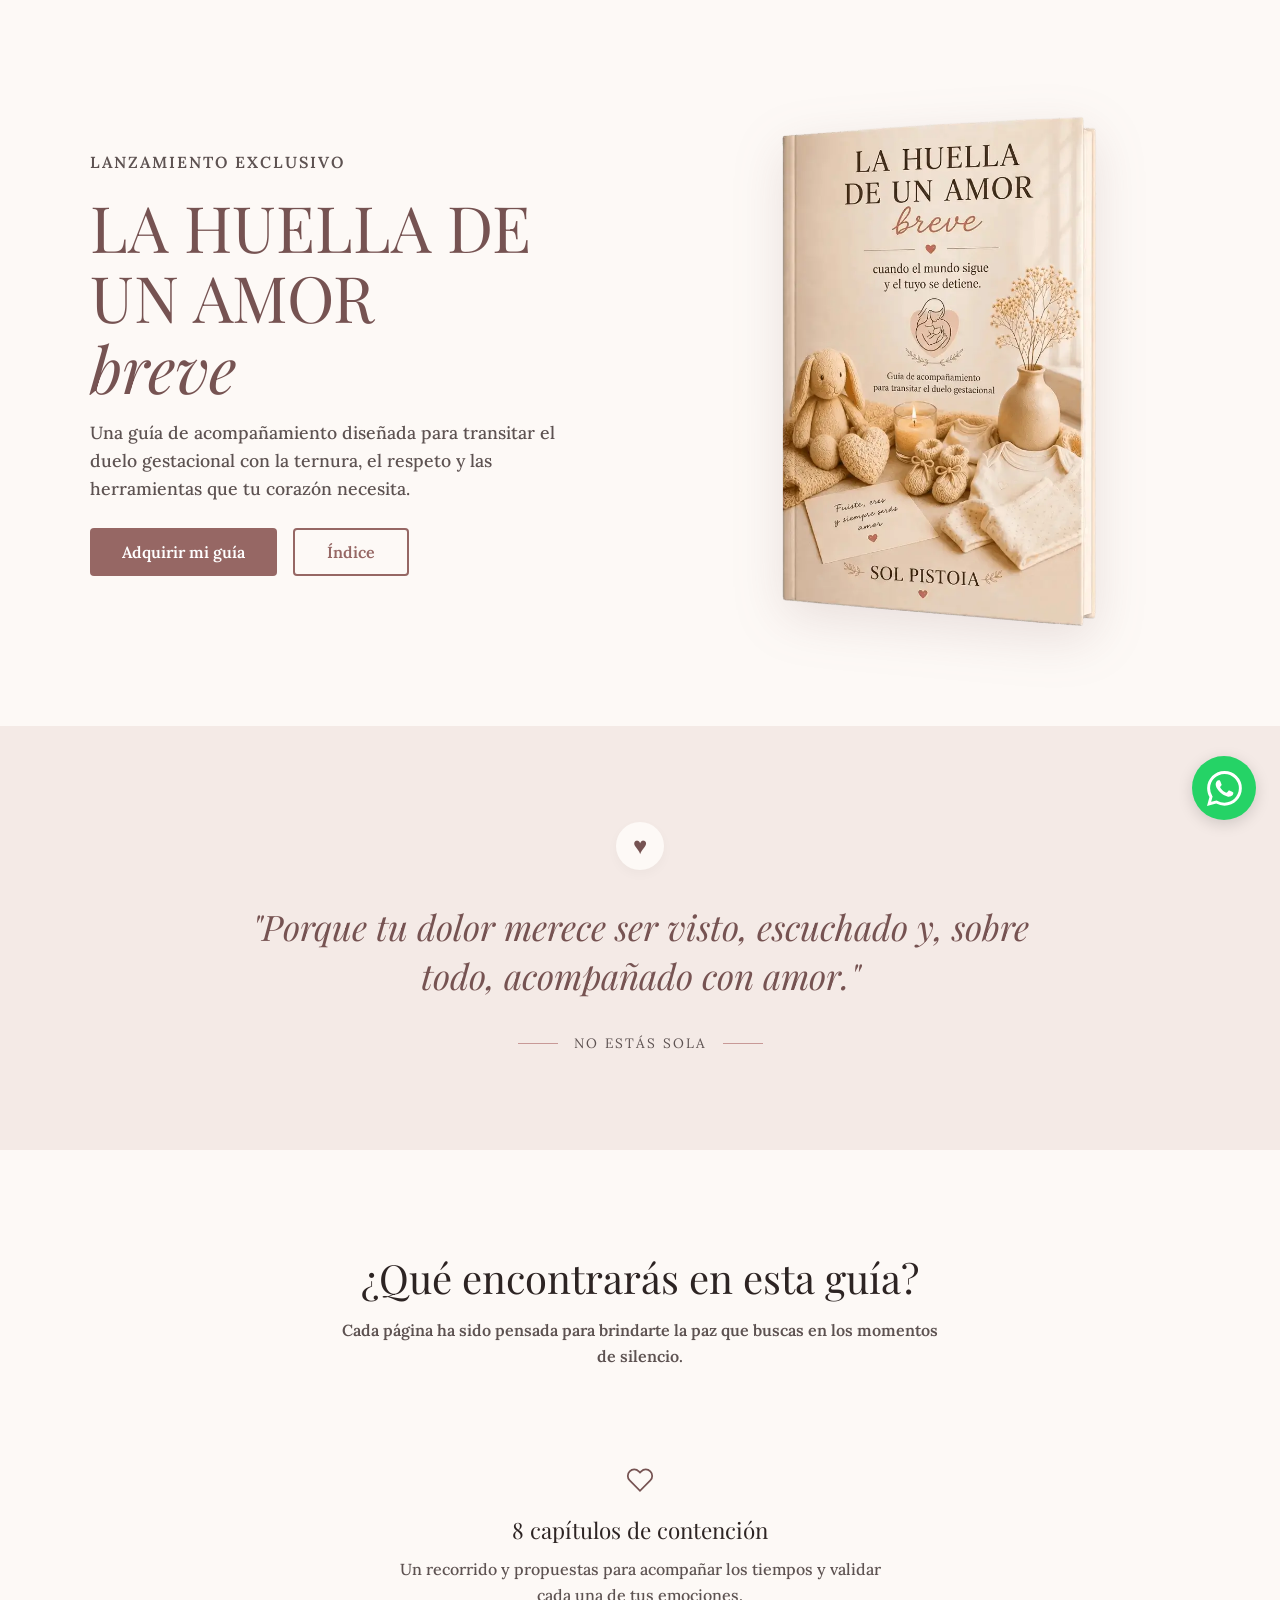
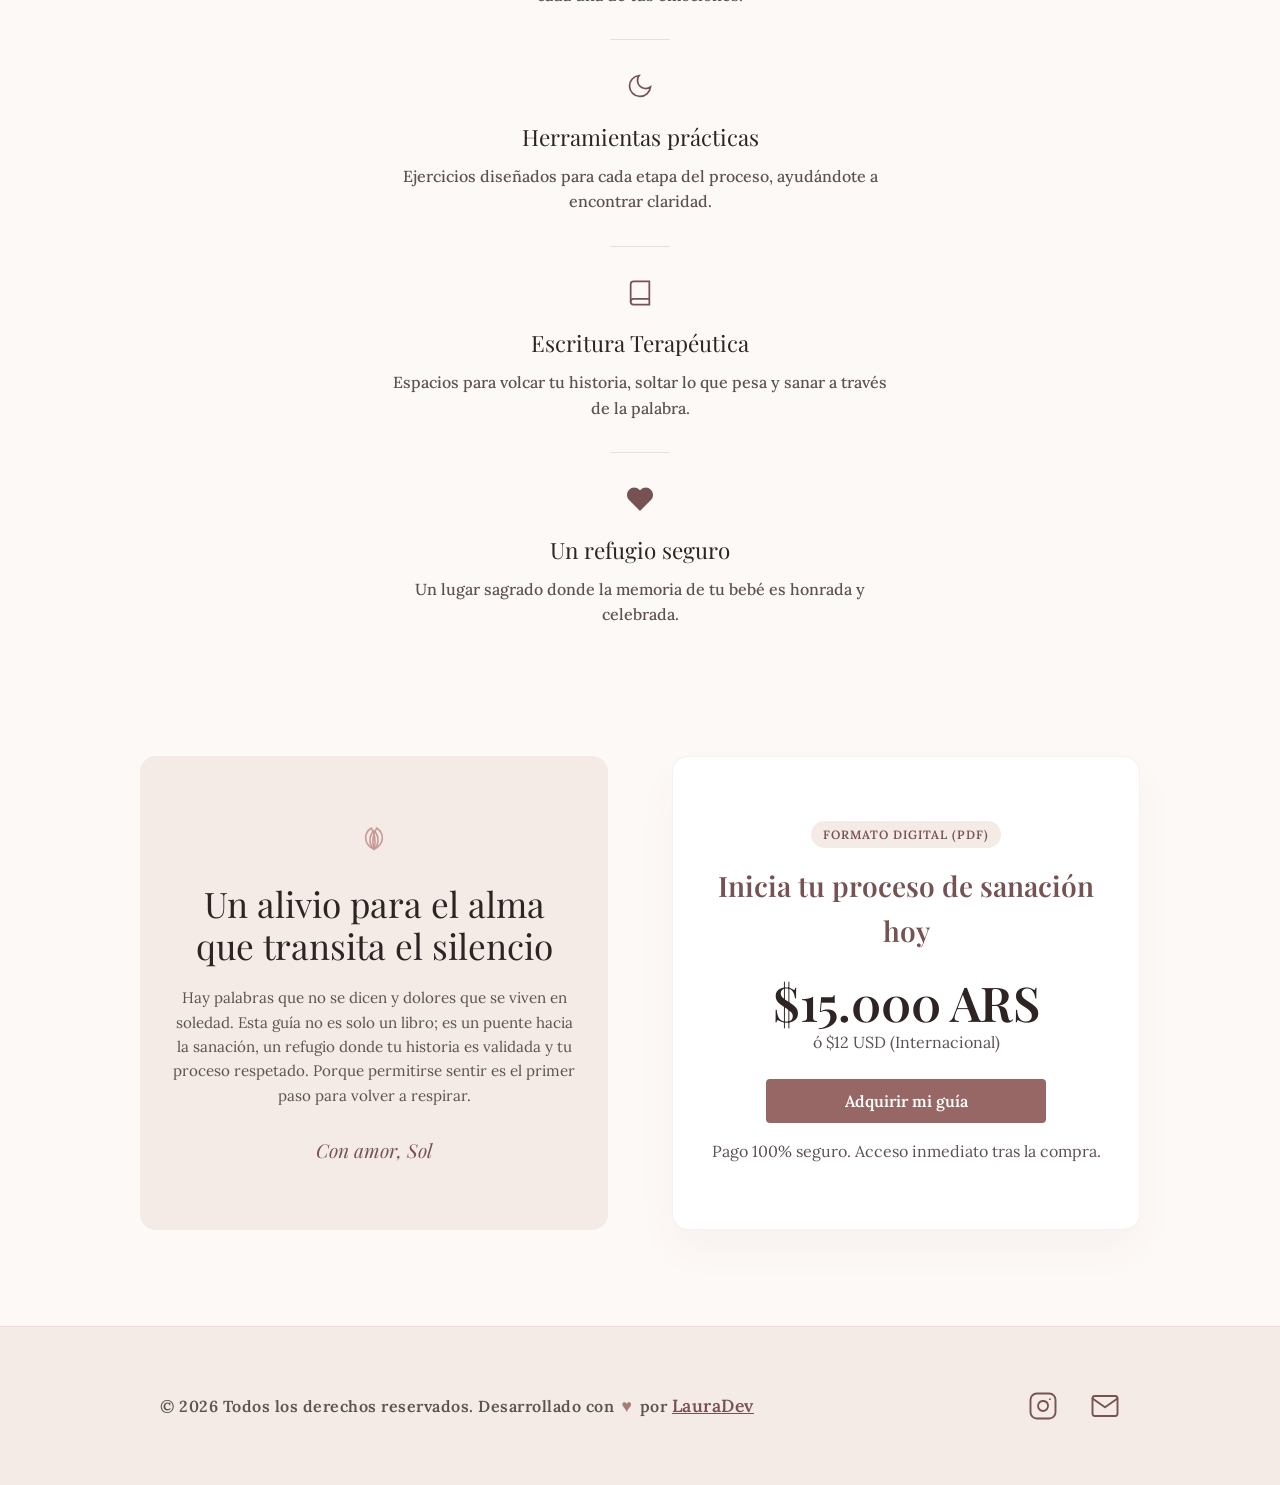
<file: index.html>
<!DOCTYPE html>
<html lang="es">
<head>
    <meta charset="UTF-8">
    <meta name="viewport" content="width=device-width, initial-scale=1.0">
    <meta name="description" content="Guía de acompañamiento para transitar el duelo gestacional con respeto y ternura.">
    <title>La Huella de un Amor Breve | Guía de acompañamiento</title>
    <link rel="preconnect" href="https://fonts.googleapis.com">
    <link rel="preconnect" href="https://fonts.gstatic.com" crossorigin>
    <link href="https://fonts.googleapis.com/css2?family=Lora:ital,wght@0,400;0,600;1,400&family=Playfair+Display:ital,wght@0,400;0,600;1,400&display=swap" rel="stylesheet">
   <link rel="stylesheet" href="styles.min.css">
   <meta name="google-site-verification" content="3fkp7kejJChDR2RkkPPECkOchUDELlTZg_Jr_ejCvEI" />
   <link rel="canonical" href="https://la-huella-de-un-amor-breve.netlify.app/">
    <meta name="author" content="Sol Pistoia">
    <meta property="og:title" content="La Huella de un Amor Breve | Guía de acompañamiento">
    <meta property="og:description" content="Guía de acompañamiento diseñada para transitar el duelo gestacional con respeto y ternura.">
    <meta property="og:image" content="https://la-huella-de-un-amor-breve.netlify.app/img/libro-og.webp">
    <meta property="og:url" content="https://la-huella-de-un-amor-breve.netlify.app/">
    <meta property="og:type" content="website">
    <meta property="og:site_name" content="La Huella de un Amor Breve">
    <meta name="twitter:card" content="summary_large_image">
    <meta name="twitter:title" content="La Huella de un Amor Breve | Guía de acompañamiento">
    <meta name="twitter:description" content="Guía de acompañamiento diseñada para transitar el duelo gestacional con respeto y ternura.">
    <meta name="twitter:image" content="https://la-huella-de-un-amor-breve.netlify.app/img/libro-og.webp">

   
</head>
<body>
    <main>
        <section class="hero container">
            <div class="hero__content">
                <span class="hero__eyebrow">Lanzamiento Exclusivo</span>
                <h1 class="hero__title">LA HUELLA DE UN AMOR <br><em>breve</em></h1>
                <p class="hero__subtitle">Una guía de acompañamiento diseñada para transitar el duelo gestacional con la ternura, el respeto y las herramientas que tu corazón necesita.</p>
               <div class="hero__cta-group">
                <button id="btn-abrir-comprar" class="btn btn--primary">Adquirir mi guía</button>
                <button id="btn-abrir-indice" class="btn btn--secondary">Índice</button>
</div>
            </div>
        <div class="hero__image">
        <img 
            src="./img/libro.webp" 
            srcset="./img/libro200.webp 200w, 
                    ./img/libro480.webp 480w, 
                    ./img/libro809.webp 809w, 
                    ./img/libro.webp 1024w" 
            sizes="(max-width: 600px) 200px, 
                    (max-width: 1024px) 400px, 
                    1024px" 
            alt="La huella de un amor breve" 
            class="hero__book-img"
            width="1024" 
            height="1024" 
            fetchpriority="high">
        </div>
        </section>

        <section class="section-quote">
            <div class="section-quote__icon">♥</div>
            <h2 class="section-quote__text">"Porque tu dolor merece ser visto, escuchado y, sobre todo, acompañado con amor."</h2>
            <div class="section-quote__divider">No estás sola</div>
        </section>

        <section class="features container">
            <div class="features__header">
                <h2 class="features__title">¿Qué encontrarás en esta guía?</h2>
                <p class="features__subtitle">Cada página ha sido pensada para brindarte la paz que buscas en los momentos de silencio.</p>
            </div>
            
            <ul class="feature-list">
                <li class="feature-list__item">
                    <div class="feature-list__icon">
                        <svg viewBox="0 0 24 24" fill="none" stroke="currentColor" stroke-width="1.5"><path d="M20.84 4.61a5.5 5.5 0 0 0-7.78 0L12 5.67l-1.06-1.06a5.5 5.5 0 0 0-7.78 7.78l1.06 1.06L12 21.23l7.78-7.78 1.06-1.06a5.5 5.5 0 0 0 0-7.78z"></path></svg>
                    </div>
                    <h3 class="feature-list__title">8 capítulos de contención</h3>
                    <p class="feature-list__text">Un recorrido y propuestas para acompañar los tiempos y validar cada una de tus emociones.</p>
                </li>
                
                <li class="feature-list__item">
                    <div class="feature-list__icon">
                        <svg viewBox="0 0 24 24" fill="none" stroke="currentColor" stroke-width="1.5"><path d="M21 12.79A9 9 0 1 1 11.21 3 7 7 0 0 0 21 12.79z"></path></svg>
                    </div>
                    <h3 class="feature-list__title">Herramientas prácticas</h3>
                    <p class="feature-list__text">Ejercicios diseñados para cada etapa del proceso, ayudándote a encontrar claridad.</p>
                </li>

                <li class="feature-list__item">
                    <div class="feature-list__icon">
                        <svg viewBox="0 0 24 24" fill="none" stroke="currentColor" stroke-width="1.5"><path d="M4 19.5A2.5 2.5 0 0 1 6.5 17H20"></path><path d="M6.5 2H20v20H6.5A2.5 2.5 0 0 1 4 19.5v-15A2.5 2.5 0 0 1 6.5 2z"></path></svg>
                    </div>
                    <h3 class="feature-list__title">Escritura Terapéutica</h3>
                    <p class="feature-list__text">Espacios para volcar tu historia, soltar lo que pesa y sanar a través de la palabra.</p>
                </li>

                <li class="feature-list__item">
                    <div class="feature-list__icon">
                        <svg viewBox="0 0 24 24" fill="currentColor" stroke="currentColor" stroke-width="1.5"><path d="M20.84 4.61a5.5 5.5 0 0 0-7.78 0L12 5.67l-1.06-1.06a5.5 5.5 0 0 0-7.78 7.78l1.06 1.06L12 21.23l7.78-7.78 1.06-1.06a5.5 5.5 0 0 0 0-7.78z"></path></svg>
                    </div>
                    <h3 class="feature-list__title">Un refugio seguro</h3>
                    <p class="feature-list__text">Un lugar sagrado donde la memoria de tu bebé es honrada y celebrada.</p>
                </li>
            </ul>
        </section>

        <div class="grid-2-col" id="proposito">
            <section class="purpose">
                <div class="purpose__icon">
            <svg viewBox="0 0 24 24" fill="none" stroke="currentColor" stroke-width="1.2" stroke-linecap="round" stroke-linejoin="round">
                <path d="M12 22c-4-4-4-10 0-14 4 4 4 10 0 14z"></path>
                <path d="M12 22c-8-4-8-12-2-16 2 4 4 8 2 16z"></path>
                <path d="M12 22c8-4 8-12 2-16-2 4-4 8-2 16z"></path>
            </svg>
        </div>
                <h2 class="purpose__title">Un alivio para el alma que transita el silencio</h2>
                <p class="purpose__text">Hay palabras que no se dicen y dolores que se viven en soledad. Esta guía no es solo un libro; es un puente hacia la sanación, un refugio donde tu historia es validada y tu proceso respetado. Porque permitirse sentir es el primer paso para volver a respirar.</p>
                <p class="purpose__signature">Con amor, Sol</p>
            </section>
            
            <section class="card-cta" id="comprar">
                <span class="card-cta__badge">Formato Digital (PDF)</span>
                <h2 class="card-cta__title">Inicia tu proceso de sanación hoy</h2>
                <div class="card-cta__pricing">
                    <span class="card-cta__price-ars">$15.000 ARS</span>
                    <span class="card-cta__price-usd">ó $12 USD (Internacional)</span>
                </div>
                <button id="btn-abrir-comprar-card" class="btn btn--primary card-cta__button">Adquirir mi guía </button>
                <p class="card-cta__footer-note">Pago 100% seguro. Acceso inmediato tras la compra.</p>
            </section>
        </div>
    </main>

  <footer class="footer">
    <div class="container footer__inner">
        
        <p class="footer__credits">
            &copy; 2026 Todos los derechos reservados.   Desarrollado con <span class="footer__heart">♥</span> por <a href="https://www.instagram.com/lauradev.web/" target="_blank" rel="noopener">LauraDev</a>
        </p>
        
        <div class="footer__social-icons">
            <a href="https://www.instagram.com/entre.tantas.emociones/" target="_blank" rel="noopener" class="footer__icon-link" aria-label="Instagram">
                <svg viewBox="0 0 24 24" fill="none" stroke="currentColor" stroke-width="1.8" stroke-linecap="round" stroke-linejoin="round">
                    <rect x="2" y="2" width="20" height="20" rx="5" ry="5"></rect>
                    <path d="M16 11.37A4 4 0 1 1 12.63 8 4 4 0 0 1 16 11.37z"></path>
                    <line x1="17.5" y1="6.5" x2="17.51" y2="6.5"></line>
                </svg>
            </a>
            <a href="mailto:a.sol.pistoia1@gmail.com" class="footer__icon-link" aria-label="Correo Electrónico">
                <svg viewBox="0 0 24 24" fill="none" stroke="currentColor" stroke-width="1.8" stroke-linecap="round" stroke-linejoin="round">
                    <path d="M4 4h16c1.1 0 2 .9 2 2v12c0 1.1-.9 2-2 2H4c-1.1 0-2-.9-2-2V6c0-1.1.9-2 2-2z"></path>
                    <polyline points="22,6 12,13 2,6"></polyline>
                </svg>
            </a>
        </div>
        
    </div>
</footer>

   <a href="https://wa.me/5491173650499?text=Hola%20te%20escribo%20por%20el%20libro%20de%20duelo%20gestacional" class="whatsapp-btn" target="_blank" rel="noopener" aria-label="Chat en WhatsApp">
    <svg viewBox="0 0 16 16" width="35" height="35" fill="currentColor">
        <path d="M13.601 2.326A7.85 7.85 0 0 0 7.994 0C3.627 0 .068 3.558.064 7.926c0 1.399.366 2.76 1.057 3.965L0 16l4.204-1.102a7.9 7.9 0 0 0 3.79.965h.004c4.368 0 7.926-3.558 7.93-7.93A7.9 7.9 0 0 0 13.6 2.326zM7.994 14.521a6.6 6.6 0 0 1-3.356-.92l-.24-.144-2.494.654.666-2.433-.156-.251a6.56 6.56 0 0 1-1.007-3.505c0-3.626 2.957-6.584 6.591-6.584a6.56 6.56 0 0 1 4.66 1.931 6.56 6.56 0 0 1 1.928 4.66c-.004 3.639-2.961 6.592-6.592 6.592m3.615-4.934c-.197-.099-1.17-.578-1.353-.646-.182-.065-.315-.099-.445.099-.133.197-.513.646-.627.775-.114.133-.232.148-.43.05-.197-.1-.836-.308-1.592-.985-.59-.525-.985-1.175-1.103-1.372-.114-.198-.011-.304.088-.403.087-.088.197-.232.296-.346.1-.114.133-.198.198-.33.065-.134.034-.248-.015-.347-.05-.099-.445-1.076-.612-1.47-.16-.389-.323-.335-.445-.34-.114-.007-.247-.007-.38-.007a.73.73 0 0 0-.529.247c-.182.198-.691.677-.691 1.654s.71 1.916.81 2.049c.098.133 1.394 2.132 3.383 2.992.47.205.84.326 1.129.418.475.152.904.129 1.246.08.38-.058 1.171-.48 1.338-.943.164-.464.164-.86.114-.943-.049-.084-.182-.133-.38-.232"/>
    </svg>
</a>
<dialog class="modal" id="modal-comprar">
        <div class="modal__header">
            <h3 class="modal__title">Adquirir la Guía</h3>
            <button class="modal__close" id="btn-cerrar-comprar" aria-label="Cerrar modal">
                <svg viewBox="0 0 24 24" fill="none" stroke="currentColor" stroke-width="2.5" stroke-linecap="round" stroke-linejoin="round" style="width: 24px; height: 24px;">
                    <line x1="18" y1="6" x2="6" y2="18"></line>
                    <line x1="6" y1="6" x2="18" y2="18"></line>
                </svg>
            </button>
        </div>
       <div class="modal__body">
    <p style="text-align: center;">Escribime por WhatsApp para que te envíe el link de pago y una vez abonado te mando el libro.</p>
    <div class="modal__action">
        <a href="https://wa.me/5491173650499?text=Hola%20te%20escribo%20por%20el%20libro%20de%20duelo%20gestacional" class="btn--whatsapp-modal" target="_blank" rel="noopener">
            <svg viewBox="0 0 16 16" width="22" height="22" fill="currentColor">
                <path d="M13.601 2.326A7.85 7.85 0 0 0 7.994 0C3.627 0 .068 3.558.064 7.926c0 1.399.366 2.76 1.057 3.965L0 16l4.204-1.102a7.9 7.9 0 0 0 3.79.965h.004c4.368 0 7.926-3.558 7.93-7.93A7.9 7.9 0 0 0 13.6 2.326zM7.994 14.521a6.6 6.6 0 0 1-3.356-.92l-.24-.144-2.494.654.666-2.433-.156-.251a6.56 6.56 0 0 1-1.007-3.505c0-3.626 2.957-6.584 6.591-6.584a6.56 6.56 0 0 1 4.66 1.931 6.56 6.56 0 0 1 1.928 4.66c-.004 3.639-2.961 6.592-6.592 6.592m3.615-4.934c-.197-.099-1.17-.578-1.353-.646-.182-.065-.315-.099-.445.099-.133.197-.513.646-.627.775-.114.133-.232.148-.43.05-.197-.1-.836-.308-1.592-.985-.59-.525-.985-1.175-1.103-1.372-.114-.198-.011-.304.088-.403.087-.088.197-.232.296-.346.1-.114.133-.198.198-.33.065-.134.034-.248-.015-.347-.05-.099-.445-1.076-.612-1.47-.16-.389-.323-.335-.445-.34-.114-.007-.247-.007-.38-.007a.73.73 0 0 0-.529.247c-.182.198-.691.677-.691 1.654s.71 1.916.81 2.049c.098.133 1.394 2.132 3.383 2.992.47.205.84.326 1.129.418.475.152.904.129 1.246.08.38-.058 1.171-.48 1.338-.943.164-.464.164-.86.114-.943-.049-.084-.182-.133-.38-.232"/>
            </svg>
            Ir a WhatsApp
        </a>
    </div>
</div>
    </dialog>

    <dialog class="modal" id="modal-indice">
        <div class="modal__header">
            <h3 class="modal__title">Índice del Libro</h3>
            <button class="modal__close" id="btn-cerrar-indice" aria-label="Cerrar modal">
                <svg viewBox="0 0 24 24" fill="none" stroke="currentColor" stroke-width="2.5" stroke-linecap="round" stroke-linejoin="round" style="width: 24px; height: 24px;">
                    <line x1="18" y1="6" x2="6" y2="18"></line>
                    <line x1="6" y1="6" x2="18" y2="18"></line>
                </svg>
            </button>
        </div>
        <div class="modal__body" style="max-height: 60vh; overflow-y: auto; padding-right: 15px;">
            <ul class="index-list">
                <li class="index-list__chapter">Introducción</li>
                
                <li class="index-list__chapter">CAPÍTULO 1. ¿Qué es el duelo gestacional?</li>
                <ul class="index-list__sub">
                    <li>Los distintos tipos de pérdida gestacional</li>
                    <li>¿Por qué duele tanto si el embarazo era reciente?</li>
                    <li>El vínculo con el bebé imaginado</li>
                </ul>

                <li class="index-list__chapter">CAPÍTULO 2. El dolor invisible</li>
                <ul class="index-list__sub">
                    <li>Cuando el mundo sigue su rumbo sin ver el dolor...</li>
                    <li>Frases que suelen lastimar</li>
                    <li>La falta de reconocimiento social</li>
                    <li>El duelo desautorizado</li>
                </ul>

                <li class="index-list__chapter">CAPÍTULO 3. Lo que puede sentirse</li>
                
                <li class="index-list__chapter">CAPÍTULO 4. El cuerpo también atraviesa el duelo</li>

                <li class="index-list__chapter">CAPÍTULO 5. La pareja y la familia</li>
                <ul class="index-list__sub">
                    <li>Cada persona procesa distinto</li>
                    <li>Diferencias en los tiempos del duelo</li>
                    <li>Qué hacer cuando no se sienten comprendidos</li>
                    <li>Cómo acompañar sin invadir</li>
                </ul>

                <li class="index-list__chapter">CAPÍTULO 6. ¿Qué puede ayudar?</li>
                <ul class="index-list__sub">
                    <li>Ejercicios prácticos</li>
                </ul>

                <li class="index-list__chapter">CAPÍTULO 7. Lo que me hubiera gustado escuchar</li>

                <li class="index-list__chapter">CAPÍTULO 8. Volver a vivir no significa olvidar</li>
                <ul class="index-list__sub">
                    <li>Integrar la experiencia</li>
                    <li>Reconstruir proyectos</li>
                    <li>Recuperar la confianza en el cuerpo</li>
                    <li>Habitar nuevamente la esperanza</li>
                    <li>Un amor que permanece</li>
                </ul>

                <li class="index-list__chapter">Carta final</li>
            </ul>
        </div>
    </dialog>
    <script>
        // Lógica del Modal Comprar
        const btnAbrirComprar = document.getElementById('btn-abrir-comprar');
        const btnCard = document.getElementById('btn-abrir-comprar-card');
        const btnCerrarComprar = document.getElementById('btn-cerrar-comprar');
        const modalComprar = document.getElementById('modal-comprar');

        btnAbrirComprar.addEventListener('click', () => modalComprar.showModal());
        btnCard.addEventListener('click', () => modalComprar.showModal());
        btnCerrarComprar.addEventListener('click', () => modalComprar.close());
        modalComprar.addEventListener('click', (e) => { if (e.target === modalComprar) modalComprar.close(); });

        // Lógica del Modal Índice
        const btnAbrirIndice = document.getElementById('btn-abrir-indice');
        const btnCerrarIndice = document.getElementById('btn-cerrar-indice');
        const modalIndice = document.getElementById('modal-indice');

        btnAbrirIndice.addEventListener('click', () => modalIndice.showModal());
        btnCerrarIndice.addEventListener('click', () => modalIndice.close());
        modalIndice.addEventListener('click', (e) => { if (e.target === modalIndice) modalIndice.close(); });
    </script>
</body>
</html>
</file>
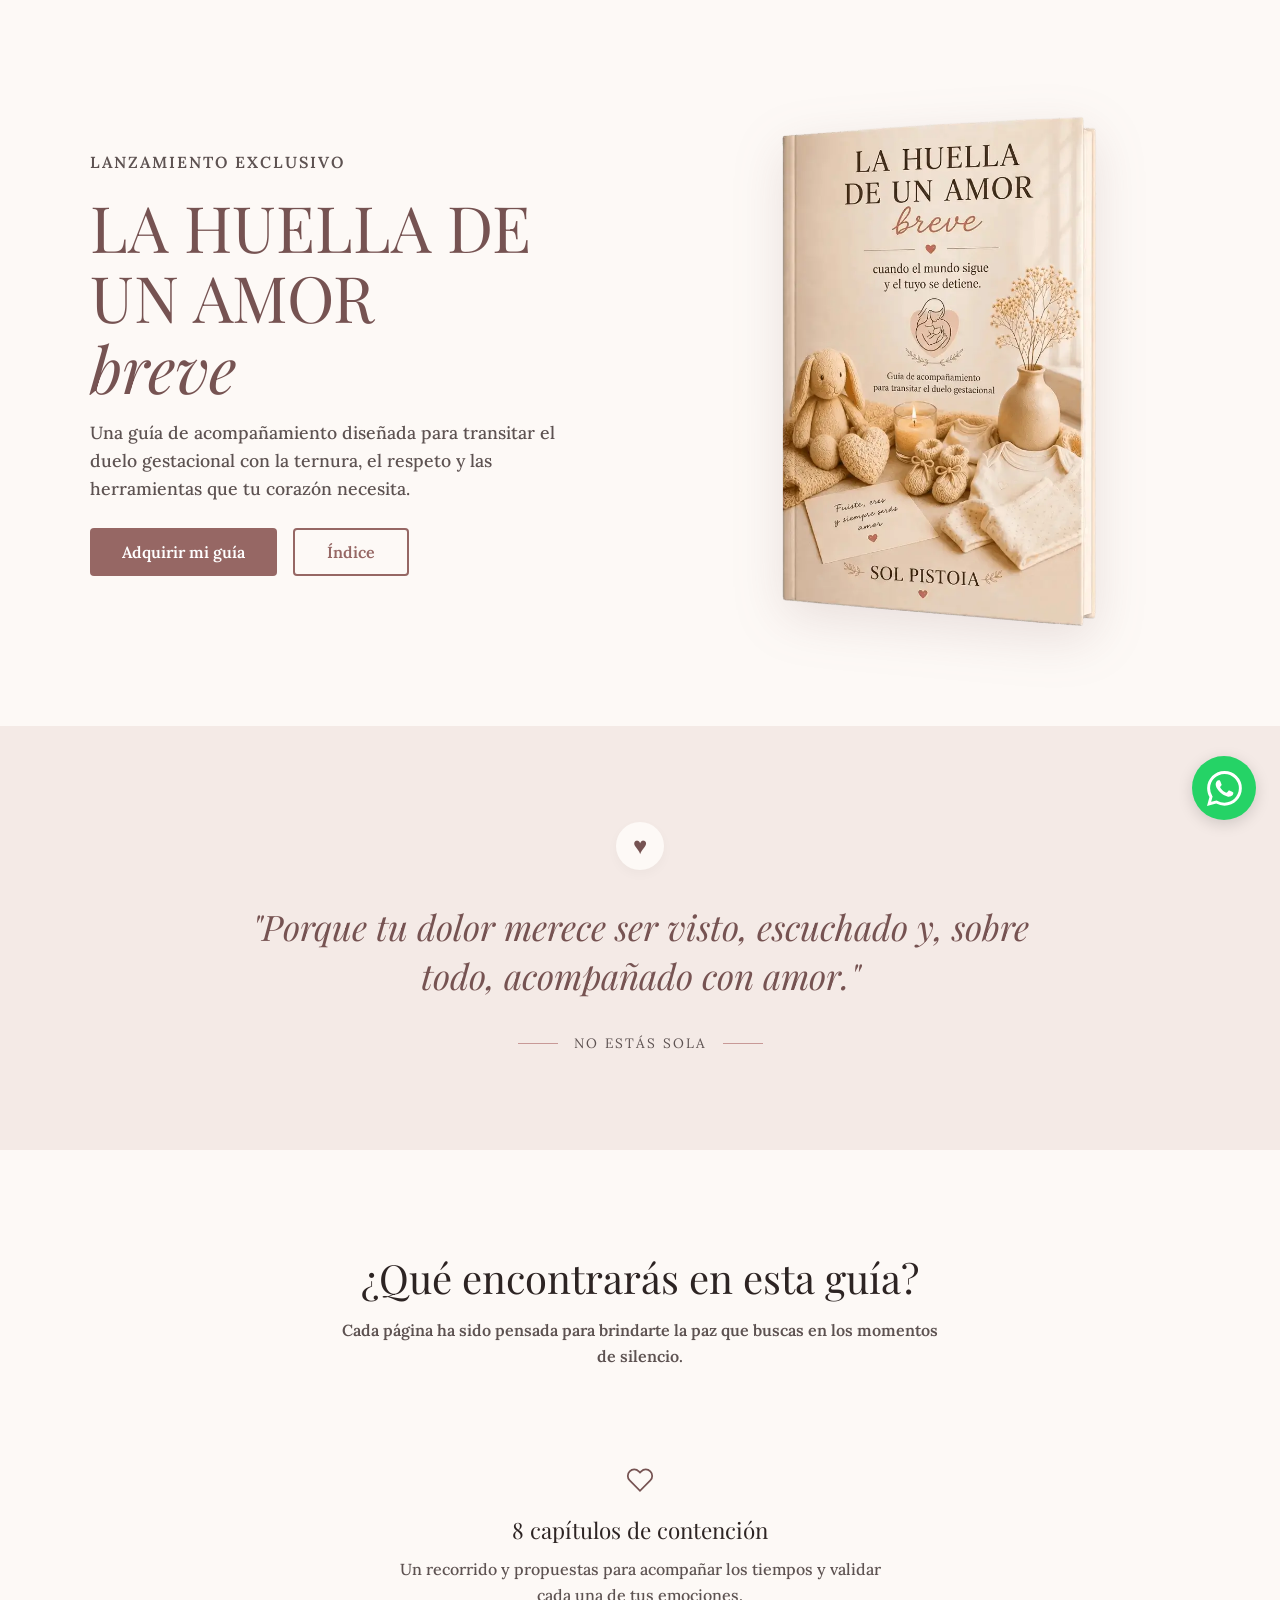
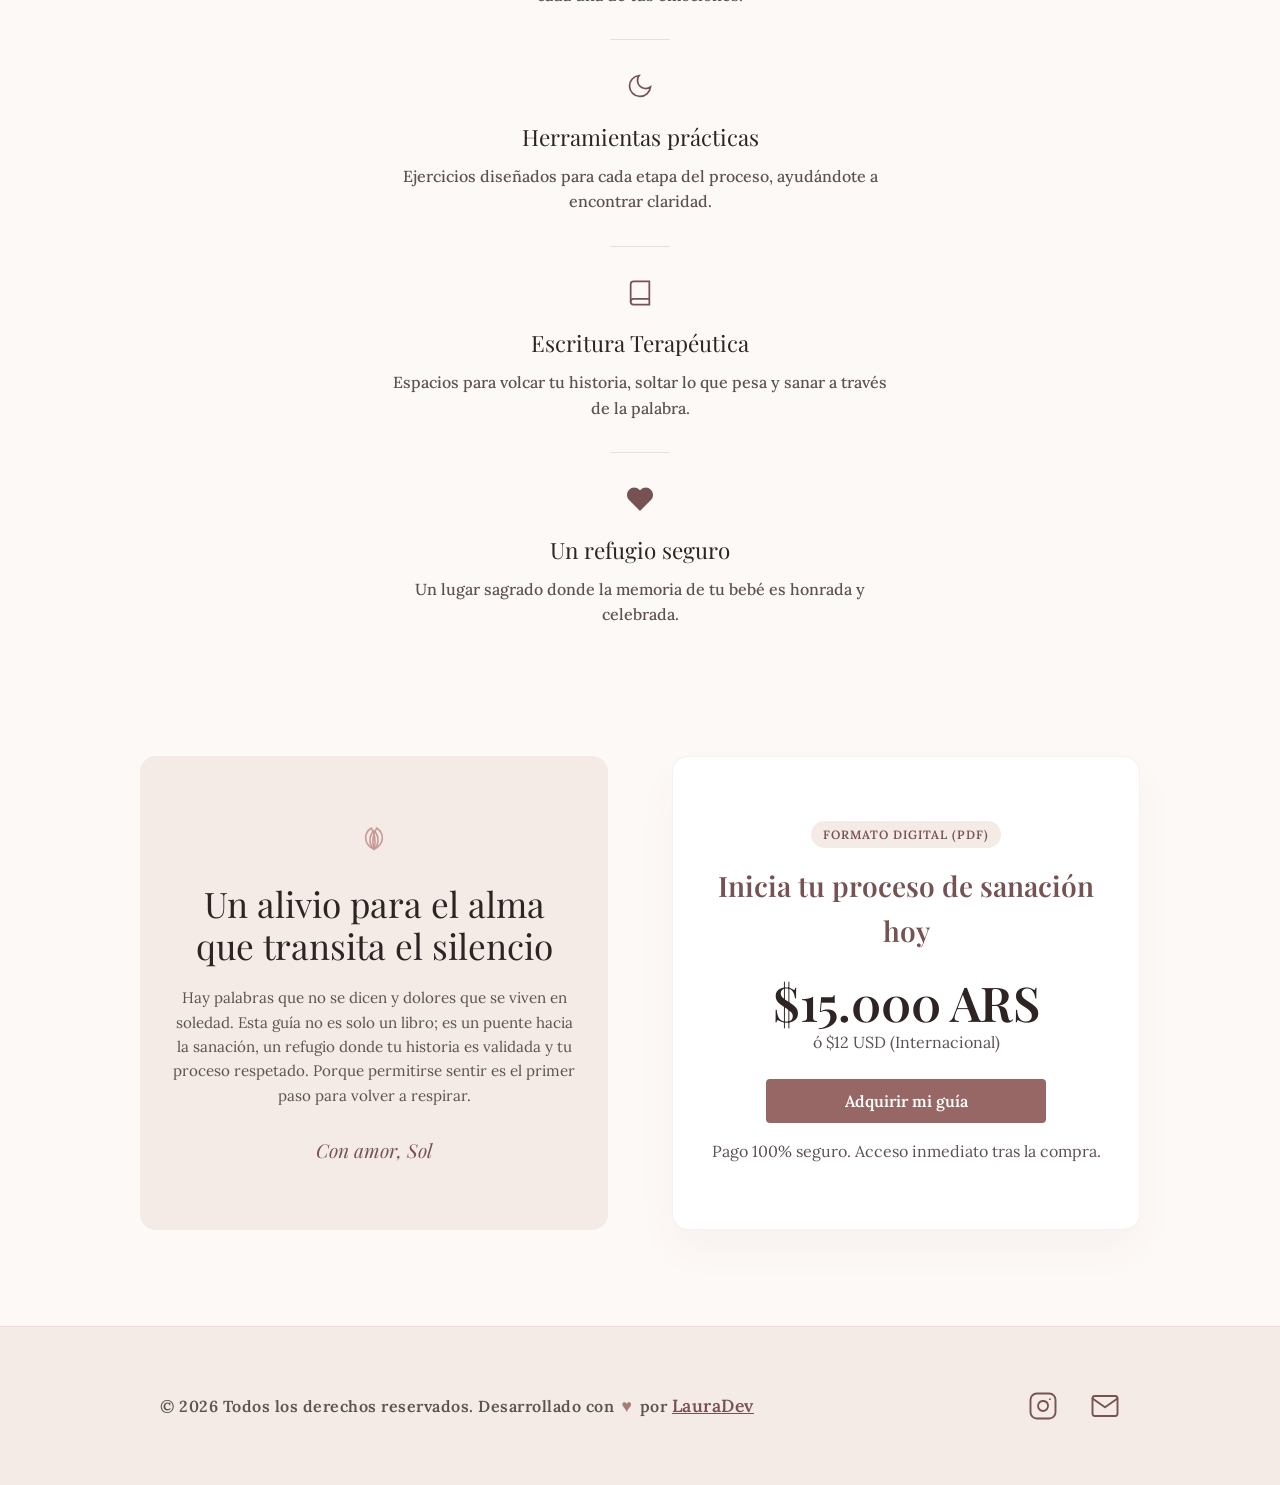
<file: index.min.html>
<!DOCTYPE html><html lang="es"><head><meta charset="UTF-8"><meta name="viewport" content="width=device-width,initial-scale=1"><meta name="description" content="Guía de acompañamiento para transitar el duelo gestacional con respeto y ternura."><title>La Huella de un Amor Breve | Guía de acompañamiento</title><link rel="preconnect" href="https://fonts.googleapis.com"><link rel="preconnect" href="https://fonts.gstatic.com" crossorigin><link href="https://fonts.googleapis.com/css2?family=Lora:ital,wght@0,400;0,600;1,400&family=Playfair+Display:ital,wght@0,400;0,600;1,400&display=swap" rel="stylesheet"><link rel="stylesheet" href="styles.min.css"></head><body><main><section class="hero container"><div class="hero__content"><span class="hero__eyebrow">Lanzamiento Exclusivo</span><h1 class="hero__title">LA HUELLA DE UN AMOR<br><em>breve</em></h1><p class="hero__subtitle">Una guía de acompañamiento diseñada para transitar el duelo gestacional con la ternura, el respeto y las herramientas que tu corazón necesita.</p><div class="hero__cta-group"><button id="btn-abrir-comprar" class="btn btn--primary">Adquirir mi guía</button> <button id="btn-abrir-indice" class="btn btn--secondary">Índice</button></div></div><div class="hero__image"><img src="./img/libro.webp" srcset="./img/libro200.webp 200w, ./img/libro480.webp 480w, ./img/libro809.webp 809w, ./img/libro.webp 1024w" sizes="(max-width: 600px) 200px,(max-width: 1024px) 400px,1024px" alt="La huella de un amor breve" class="hero__book-img" width="1024" height="1024" fetchpriority="high"></div></section><section class="section-quote"><div class="section-quote__icon">♥</div><h2 class="section-quote__text">"Porque tu dolor merece ser visto, escuchado y, sobre todo, acompañado con amor."</h2><div class="section-quote__divider">No estás sola</div></section><section class="features container"><div class="features__header"><h2 class="features__title">¿Qué encontrarás en esta guía?</h2><p class="features__subtitle">Cada página ha sido pensada para brindarte la paz que buscas en los momentos de silencio.</p></div><ul class="feature-list"><li class="feature-list__item"><div class="feature-list__icon"><svg viewBox="0 0 24 24" fill="none" stroke="currentColor" stroke-width="1.5"><path d="M20.84 4.61a5.5 5.5 0 0 0-7.78 0L12 5.67l-1.06-1.06a5.5 5.5 0 0 0-7.78 7.78l1.06 1.06L12 21.23l7.78-7.78 1.06-1.06a5.5 5.5 0 0 0 0-7.78z"></path></svg></div><h3 class="feature-list__title">8 capítulos de contención</h3><p class="feature-list__text">Un recorrido y propuestas para acompañar los tiempos y validar cada una de tus emociones.</p></li><li class="feature-list__item"><div class="feature-list__icon"><svg viewBox="0 0 24 24" fill="none" stroke="currentColor" stroke-width="1.5"><path d="M21 12.79A9 9 0 1 1 11.21 3 7 7 0 0 0 21 12.79z"></path></svg></div><h3 class="feature-list__title">Herramientas prácticas</h3><p class="feature-list__text">Ejercicios diseñados para cada etapa del proceso, ayudándote a encontrar claridad.</p></li><li class="feature-list__item"><div class="feature-list__icon"><svg viewBox="0 0 24 24" fill="none" stroke="currentColor" stroke-width="1.5"><path d="M4 19.5A2.5 2.5 0 0 1 6.5 17H20"></path><path d="M6.5 2H20v20H6.5A2.5 2.5 0 0 1 4 19.5v-15A2.5 2.5 0 0 1 6.5 2z"></path></svg></div><h3 class="feature-list__title">Escritura Terapéutica</h3><p class="feature-list__text">Espacios para volcar tu historia, soltar lo que pesa y sanar a través de la palabra.</p></li><li class="feature-list__item"><div class="feature-list__icon"><svg viewBox="0 0 24 24" fill="currentColor" stroke="currentColor" stroke-width="1.5"><path d="M20.84 4.61a5.5 5.5 0 0 0-7.78 0L12 5.67l-1.06-1.06a5.5 5.5 0 0 0-7.78 7.78l1.06 1.06L12 21.23l7.78-7.78 1.06-1.06a5.5 5.5 0 0 0 0-7.78z"></path></svg></div><h3 class="feature-list__title">Un refugio seguro</h3><p class="feature-list__text">Un lugar sagrado donde la memoria de tu bebé es honrada y celebrada.</p></li></ul></section><div class="grid-2-col" id="proposito"><section class="purpose"><div class="purpose__icon"><svg viewBox="0 0 24 24" fill="none" stroke="currentColor" stroke-width="1.2" stroke-linecap="round" stroke-linejoin="round"><path d="M12 22c-4-4-4-10 0-14 4 4 4 10 0 14z"></path><path d="M12 22c-8-4-8-12-2-16 2 4 4 8 2 16z"></path><path d="M12 22c8-4 8-12 2-16-2 4-4 8-2 16z"></path></svg></div><h2 class="purpose__title">Un alivio para el alma que transita el silencio</h2><p class="purpose__text">Hay palabras que no se dicen y dolores que se viven en soledad. Esta guía no es solo un libro; es un puente hacia la sanación, un refugio donde tu historia es validada y tu proceso respetado. Porque permitirse sentir es el primer paso para volver a respirar.</p><p class="purpose__signature">Con amor, Sol</p></section><section class="card-cta" id="comprar"><span class="card-cta__badge">Formato Digital (PDF)</span><h2 class="card-cta__title">Inicia tu proceso de sanación hoy</h2><div class="card-cta__pricing"><span class="card-cta__price-ars">$15.000 ARS</span> <span class="card-cta__price-usd">ó $12 USD (Internacional)</span></div><button id="btn-abrir-comprar-card" class="btn btn--primary card-cta__button">Adquirir mi guía</button><p class="card-cta__footer-note">Pago 100% seguro. Acceso inmediato tras la compra.</p></section></div></main><footer class="footer"><div class="container footer__inner"><p class="footer__credits">&copy; 2026 Todos los derechos reservados. Desarrollado con <span class="footer__heart">♥</span> por <a href="https://www.instagram.com/lauradev.web/" target="_blank" rel="noopener">LauraDev</a></p><div class="footer__social-icons"><a href="https://www.instagram.com/entre.tantas.emociones/" target="_blank" rel="noopener" class="footer__icon-link" aria-label="Instagram"><svg viewBox="0 0 24 24" fill="none" stroke="currentColor" stroke-width="1.8" stroke-linecap="round" stroke-linejoin="round"><rect x="2" y="2" width="20" height="20" rx="5" ry="5"></rect><path d="M16 11.37A4 4 0 1 1 12.63 8 4 4 0 0 1 16 11.37z"></path><line x1="17.5" y1="6.5" x2="17.51" y2="6.5"></line></svg> </a><a href="mailto:a.sol.pistoia1@gmail.com" class="footer__icon-link" aria-label="Correo Electrónico"><svg viewBox="0 0 24 24" fill="none" stroke="currentColor" stroke-width="1.8" stroke-linecap="round" stroke-linejoin="round"><path d="M4 4h16c1.1 0 2 .9 2 2v12c0 1.1-.9 2-2 2H4c-1.1 0-2-.9-2-2V6c0-1.1.9-2 2-2z"></path><polyline points="22,6 12,13 2,6"></polyline></svg></a></div></div></footer><a href="https://wa.me/5491173650499?text=Hola%20te%20escribo%20por%20el%20libro%20de%20duelo%20gestacional" class="whatsapp-btn" target="_blank" rel="noopener" aria-label="Chat en WhatsApp"><svg viewBox="0 0 16 16" width="35" height="35" fill="currentColor"><path d="M13.601 2.326A7.85 7.85 0 0 0 7.994 0C3.627 0 .068 3.558.064 7.926c0 1.399.366 2.76 1.057 3.965L0 16l4.204-1.102a7.9 7.9 0 0 0 3.79.965h.004c4.368 0 7.926-3.558 7.93-7.93A7.9 7.9 0 0 0 13.6 2.326zM7.994 14.521a6.6 6.6 0 0 1-3.356-.92l-.24-.144-2.494.654.666-2.433-.156-.251a6.56 6.56 0 0 1-1.007-3.505c0-3.626 2.957-6.584 6.591-6.584a6.56 6.56 0 0 1 4.66 1.931 6.56 6.56 0 0 1 1.928 4.66c-.004 3.639-2.961 6.592-6.592 6.592m3.615-4.934c-.197-.099-1.17-.578-1.353-.646-.182-.065-.315-.099-.445.099-.133.197-.513.646-.627.775-.114.133-.232.148-.43.05-.197-.1-.836-.308-1.592-.985-.59-.525-.985-1.175-1.103-1.372-.114-.198-.011-.304.088-.403.087-.088.197-.232.296-.346.1-.114.133-.198.198-.33.065-.134.034-.248-.015-.347-.05-.099-.445-1.076-.612-1.47-.16-.389-.323-.335-.445-.34-.114-.007-.247-.007-.38-.007a.73.73 0 0 0-.529.247c-.182.198-.691.677-.691 1.654s.71 1.916.81 2.049c.098.133 1.394 2.132 3.383 2.992.47.205.84.326 1.129.418.475.152.904.129 1.246.08.38-.058 1.171-.48 1.338-.943.164-.464.164-.86.114-.943-.049-.084-.182-.133-.38-.232"/></svg></a><dialog class="modal" id="modal-comprar"><div class="modal__header"><h3 class="modal__title">Adquirir la Guía</h3><button class="modal__close" id="btn-cerrar-comprar" aria-label="Cerrar modal"><svg viewBox="0 0 24 24" fill="none" stroke="currentColor" stroke-width="2.5" stroke-linecap="round" stroke-linejoin="round" style="width:24px;height:24px"><line x1="18" y1="6" x2="6" y2="18"></line><line x1="6" y1="6" x2="18" y2="18"></line></svg></button></div><div class="modal__body"><p style="text-align:center">Escribime por WhatsApp para que te envíe el link de pago y una vez abonado te mando el libro.</p><div class="modal__action"><a href="https://wa.me/5491173650499?text=Hola%20te%20escribo%20por%20el%20libro%20de%20duelo%20gestacional" class="btn--whatsapp-modal" target="_blank" rel="noopener"><svg viewBox="0 0 16 16" width="22" height="22" fill="currentColor"><path d="M13.601 2.326A7.85 7.85 0 0 0 7.994 0C3.627 0 .068 3.558.064 7.926c0 1.399.366 2.76 1.057 3.965L0 16l4.204-1.102a7.9 7.9 0 0 0 3.79.965h.004c4.368 0 7.926-3.558 7.93-7.93A7.9 7.9 0 0 0 13.6 2.326zM7.994 14.521a6.6 6.6 0 0 1-3.356-.92l-.24-.144-2.494.654.666-2.433-.156-.251a6.56 6.56 0 0 1-1.007-3.505c0-3.626 2.957-6.584 6.591-6.584a6.56 6.56 0 0 1 4.66 1.931 6.56 6.56 0 0 1 1.928 4.66c-.004 3.639-2.961 6.592-6.592 6.592m3.615-4.934c-.197-.099-1.17-.578-1.353-.646-.182-.065-.315-.099-.445.099-.133.197-.513.646-.627.775-.114.133-.232.148-.43.05-.197-.1-.836-.308-1.592-.985-.59-.525-.985-1.175-1.103-1.372-.114-.198-.011-.304.088-.403.087-.088.197-.232.296-.346.1-.114.133-.198.198-.33.065-.134.034-.248-.015-.347-.05-.099-.445-1.076-.612-1.47-.16-.389-.323-.335-.445-.34-.114-.007-.247-.007-.38-.007a.73.73 0 0 0-.529.247c-.182.198-.691.677-.691 1.654s.71 1.916.81 2.049c.098.133 1.394 2.132 3.383 2.992.47.205.84.326 1.129.418.475.152.904.129 1.246.08.38-.058 1.171-.48 1.338-.943.164-.464.164-.86.114-.943-.049-.084-.182-.133-.38-.232"/></svg> Ir a WhatsApp</a></div></div></dialog><dialog class="modal" id="modal-indice"><div class="modal__header"><h3 class="modal__title">Índice del Libro</h3><button class="modal__close" id="btn-cerrar-indice" aria-label="Cerrar modal"><svg viewBox="0 0 24 24" fill="none" stroke="currentColor" stroke-width="2.5" stroke-linecap="round" stroke-linejoin="round" style="width:24px;height:24px"><line x1="18" y1="6" x2="6" y2="18"></line><line x1="6" y1="6" x2="18" y2="18"></line></svg></button></div><div class="modal__body" style="max-height:60vh;overflow-y:auto;padding-right:15px"><ul class="index-list"><li class="index-list__chapter">Introducción</li><li class="index-list__chapter">CAPÍTULO 1. ¿Qué es el duelo gestacional?</li><ul class="index-list__sub"><li>Los distintos tipos de pérdida gestacional</li><li>¿Por qué duele tanto si el embarazo era reciente?</li><li>El vínculo con el bebé imaginado</li></ul><li class="index-list__chapter">CAPÍTULO 2. El dolor invisible</li><ul class="index-list__sub"><li>Cuando el mundo sigue su rumbo sin ver el dolor...</li><li>Frases que suelen lastimar</li><li>La falta de reconocimiento social</li><li>El duelo desautorizado</li></ul><li class="index-list__chapter">CAPÍTULO 3. Lo que puede sentirse</li><li class="index-list__chapter">CAPÍTULO 4. El cuerpo también atraviesa el duelo</li><li class="index-list__chapter">CAPÍTULO 5. La pareja y la familia</li><ul class="index-list__sub"><li>Cada persona procesa distinto</li><li>Diferencias en los tiempos del duelo</li><li>Qué hacer cuando no se sienten comprendidos</li><li>Cómo acompañar sin invadir</li></ul><li class="index-list__chapter">CAPÍTULO 6. ¿Qué puede ayudar?</li><ul class="index-list__sub"><li>Ejercicios prácticos</li></ul><li class="index-list__chapter">CAPÍTULO 7. Lo que me hubiera gustado escuchar</li><li class="index-list__chapter">CAPÍTULO 8. Volver a vivir no significa olvidar</li><ul class="index-list__sub"><li>Integrar la experiencia</li><li>Reconstruir proyectos</li><li>Recuperar la confianza en el cuerpo</li><li>Habitar nuevamente la esperanza</li><li>Un amor que permanece</li></ul><li class="index-list__chapter">Carta final</li></ul></div></dialog><script>// Lógica del Modal Comprar
        const btnAbrirComprar = document.getElementById('btn-abrir-comprar');
        const btnCard = document.getElementById('btn-abrir-comprar-card');
        const btnCerrarComprar = document.getElementById('btn-cerrar-comprar');
        const modalComprar = document.getElementById('modal-comprar');

        btnAbrirComprar.addEventListener('click', () => modalComprar.showModal());
        btnCard.addEventListener('click', () => modalComprar.showModal());
        btnCerrarComprar.addEventListener('click', () => modalComprar.close());
        modalComprar.addEventListener('click', (e) => { if (e.target === modalComprar) modalComprar.close(); });

        // Lógica del Modal Índice
        const btnAbrirIndice = document.getElementById('btn-abrir-indice');
        const btnCerrarIndice = document.getElementById('btn-cerrar-indice');
        const modalIndice = document.getElementById('modal-indice');

        btnAbrirIndice.addEventListener('click', () => modalIndice.showModal());
        btnCerrarIndice.addEventListener('click', () => modalIndice.close());
        modalIndice.addEventListener('click', (e) => { if (e.target === modalIndice) modalIndice.close(); });</script></body></html>
</file>
<file: styles.min.css>
*,::after,::before{margin:0;padding:0;box-sizing:border-box}body{line-height:1.6;font-family:var(--font-body);color:var(--color-text);background-color:var(--color-bg)}img{max-width:100%;height:auto;display:block}a,button{font-family:inherit}ol,ul{list-style:none}a{text-decoration:none;color:inherit}:root{--color-bg:#FDF9F6;--color-bg-alt:#F4EAE6;--color-primary:#765352;--color-btn-action:#966764;--color-accent:#C89997;--color-text:#2D2423;--color-text-muted:#5D5251;--font-display:'Playfair Display',serif;--font-body:'Lora',serif;--space-xs:4px;--space-sm:8px;--space-md:16px;--space-lg:32px;--space-xl:64px;--space-2xl:96px;--radius-sm:4px;--radius-md:8px;--radius-lg:16px;--transition:300ms ease-in-out}h1,h2,h3{font-family:var(--font-display);color:var(--color-primary);font-weight:400}.container{max-width:1100px;margin:0 auto;padding:0 var(--space-md)}.grid-2-col{display:grid;grid-template-columns:1fr 1fr;align-items:stretch;gap:var(--space-xl);max-width:1000px;margin:var(--space-2xl) auto!important;width:100%}.hero{padding:var(--space-2xl) 0;display:grid;grid-template-columns:1fr 1fr;gap:var(--space-lg);align-items:center}.hero__content{display:flex;flex-direction:column;gap:var(--space-md)}.hero__eyebrow{font-size:1rem;font-weight:600;letter-spacing:2px;color:var(--color-text-muted);text-transform:uppercase}.hero__title{font-size:clamp(2.5rem,6vw,4rem);line-height:1.1}.hero__subtitle{font-family:var(--font-body);color:var(--color-text-muted);font-size:1.1rem;font-weight:500;max-width:500px}.hero__cta-group{display:flex;flex-wrap:wrap;gap:var(--space-md);margin-top:var(--space-sm)}.btn{display:inline-block;padding:12px 32px;border-radius:var(--radius-sm);font-weight:600;font-size:1rem;transition:background-color var(--transition),color var(--transition),border-color var(--transition),transform var(--transition);text-align:center;cursor:pointer;border:none}.btn--primary{background-color:var(--color-btn-action);color:#fff}.btn--primary:focus-visible,.btn--primary:hover{background-color:var(--color-primary)}.btn--primary:active{transform:scale(.98)}.btn--secondary{background:0 0;border:2px solid var(--color-btn-action);color:var(--color-btn-action)}.btn--secondary:focus-visible,.btn--secondary:hover{border-color:var(--color-primary);color:var(--color-primary)}.hero__book-img{width:100%;max-width:550px;margin:0 auto;filter:drop-shadow(0 15px 25px rgba(118, 83, 82, .15));transition:transform var(--transition)}.hero__book-img:hover{transform:translateY(-8px)}.section-quote{background-color:var(--color-bg-alt);padding:var(--space-2xl) var(--space-md);text-align:center;display:flex;flex-direction:column;align-items:center;gap:var(--space-lg)}.section-quote__icon{color:var(--color-primary);font-size:1.5rem;background-color:var(--color-bg);width:48px;height:48px;display:flex;align-items:center;justify-content:center;border-radius:50%;box-shadow:0 4px 12px rgba(0,0,0,.03)}.section-quote__text{font-family:var(--font-display);font-size:clamp(1.5rem,4vw,2.2rem);font-style:italic;color:var(--color-primary);max-width:800px;margin:0 auto;line-height:1.4}.section-quote__divider{font-family:var(--font-body);font-size:.85rem;letter-spacing:2px;color:var(--color-text-muted);text-transform:uppercase;display:flex;align-items:center;gap:var(--space-md)}.section-quote__divider::after,.section-quote__divider::before{content:"";display:block;width:40px;height:1px;background-color:var(--color-accent)}.features{padding:var(--space-2xl) 0 0 0;display:flex;flex-direction:column;align-items:center;gap:var(--space-xl)}.features__header{text-align:center;max-width:600px;display:flex;flex-direction:column;gap:var(--space-sm)}.features__title{font-size:clamp(2rem,4vw,2.5rem);color:var(--color-text)}.features__subtitle{color:var(--color-text-muted);font-size:1rem;font-weight:600}.feature-list{display:flex;flex-direction:column;width:100%;max-width:500px}.feature-list__item{display:flex;flex-direction:column;align-items:center;text-align:center;gap:var(--space-sm);padding:var(--space-lg) 0;position:relative}.feature-list__item:not(:last-child)::after{content:'';position:absolute;bottom:0;width:60px;height:1px;background-color:var(--color-accent);opacity:.3}.feature-list__icon{color:var(--color-primary);margin-bottom:var(--space-xs)}.feature-list__icon svg{width:28px;height:28px}.feature-list__title{font-size:1.4rem;color:var(--color-text)}.feature-list__text{color:var(--color-text-muted);font-size:1rem;font-weight:500}.purpose{background-color:var(--color-bg-alt);padding:var(--space-xl) var(--space-lg);border-radius:var(--radius-lg);text-align:center;display:flex;flex-direction:column;justify-content:space-between;align-items:center;gap:var(--space-md)}.purpose__icon{color:var(--color-accent);margin-bottom:var(--space-xs)}.purpose__icon svg{width:32px;height:32px}.purpose__title{font-size:clamp(1.8rem,3vw,2.2rem);line-height:1.2;color:var(--color-text);max-width:400px}.purpose__text{color:var(--color-text-muted);font-size:.95rem;max-width:450px;margin:0 auto}.purpose__signature{font-family:var(--font-display);font-style:italic;color:var(--color-primary);font-size:1.2rem;margin-top:var(--space-sm)}.card-cta{background-color:#fff;padding:var(--space-xl) var(--space-lg);border-radius:var(--radius-lg);text-align:center;display:flex;flex-direction:column;justify-content:space-between;align-items:center;gap:var(--space-md);box-shadow:0 20px 40px rgba(118,83,82,.04);border:1px solid rgba(198,153,151,.15)}.card-cta__title{font-size:1.75rem;color:var(--color-primary);font-weight:600}.card-cta__badge{font-size:.75rem;background-color:var(--color-bg-alt);color:var(--color-primary);padding:4px 12px;border-radius:20px;font-weight:600;text-transform:uppercase;letter-spacing:1px}.card-cta__pricing{display:flex;flex-direction:column;gap:var(--space-xs);margin:var(--space-sm) 0}.card-cta__price-ars{font-family:var(--font-display);font-size:3rem;color:var(--color-text);font-weight:600;line-height:1}.card-cta__price-usd{font-size:1rem;color:var(--color-text-muted)}.card-cta__button{width:100%;max-width:280px}.card-cta__footer-note{font-size:1rem;color:var(--color-text-muted)}.footer{background-color:var(--color-bg-alt);color:var(--color-text);padding:var(--space-xl) 0;border-top:1px solid rgba(198,153,151,.2)}.footer__inner{display:flex;flex-direction:row;justify-content:space-between;align-items:center;max-width:1000px;margin:0 auto;padding:0 20px}.footer__social-icons{display:flex;gap:var(--space-lg);justify-content:center}.footer__icon-link{color:var(--color-primary);transition:color var(--transition),transform var(--transition);display:flex;align-items:center;justify-content:center}.footer__icon-link:hover{color:var(--color-btn-action);transform:translateY(-3px)}.footer__icon-link svg{width:30px;height:30px;stroke-width:1.5}.footer__credits{font-size:1rem;font-weight:600;color:var(--color-text-muted);letter-spacing:.5px;text-align:left}.footer__credits a{color:var(--color-primary);font-weight:600;font-size:1.1rem;transition:color var(--transition);text-decoration:underline}.footer__credits a:hover{color:var(--color-btn-action)}.footer__heart{color:#a67c7a;display:inline-block;font-size:1.1rem;margin:0 3px;animation:heartbeat 1.2s infinite ease-in-out}@keyframes heartbeat{0%{transform:scale(1)}25%{transform:scale(1.35)}40%{transform:scale(1)}60%{transform:scale(1.35)}100%{transform:scale(1)}}.whatsapp-btn{position:fixed;bottom:80px;right:24px;width:64px;height:64px;background-color:#25d366;color:#fff;border-radius:50%;display:flex;align-items:center;justify-content:center;box-shadow:0 4px 15px rgba(0,0,0,.15);z-index:1000;transition:transform var(--transition),box-shadow var(--transition)}.whatsapp-btn:hover{transform:scale(1.08) translateY(-2px);box-shadow:0 6px 20px rgba(0,0,0,.2)}.whatsapp-btn svg{fill:currentColor}.modal{border:none;border-radius:var(--radius-lg);padding:var(--space-xl) var(--space-lg);max-width:600px;width:90%;margin:auto;background-color:var(--color-bg);color:var(--color-text);box-shadow:0 25px 50px rgba(118,83,82,.2)}.modal::backdrop{background-color:rgba(45,36,35,.6);backdrop-filter:blur(3px)}.modal__header{display:flex;justify-content:space-between;align-items:center;margin-bottom:20px;border-bottom:1px solid rgba(198,153,151,.2);padding-bottom:35px}.modal__title{font-size:1.5rem;font-weight:700;margin:0}.modal__close{background:0 0;border:none;outline:0;color:var(--color-text-muted);cursor:pointer;transition:color var(--transition),transform var(--transition);padding:0;display:flex;align-items:center;justify-content:center}.modal__close:hover{color:var(--color-primary);transform:scale(1.15)}.modal__body p{margin-bottom:var(--space-md)}.btn--whatsapp-modal{background-color:#25d366;color:#fff;display:inline-flex;align-items:center;justify-content:center;gap:10px;padding:12px 28px;border-radius:30px;font-weight:700;font-size:1.2rem;text-decoration:none;transition:transform .3s ease,box-shadow .3s ease;max-width:250px;width:100%}.btn--whatsapp-modal:hover{transform:translateY(-2px);box-shadow:0 6px 15px rgba(37,211,102,.3);color:#fff}.modal__action{display:flex;justify-content:center;margin-top:var(--space-md)}.index-list{list-style:none;padding:0;text-align:left}.index-list__chapter{font-weight:700;color:var(--color-primary);margin-top:var(--space-md);margin-bottom:var(--space-xs);font-family:var(--font-display);font-size:1.1rem}.index-list__sub{list-style:none;padding-left:var(--space-md);font-size:1rem;color:var(--color-text-muted)}.index-list__sub li{margin-bottom:6px;position:relative}.index-list__sub li::before{content:"•";color:var(--color-accent);position:absolute;left:-14px}.modal__body::-webkit-scrollbar{width:8px}.modal__body::-webkit-scrollbar-track{background:rgba(198,153,151,.15);border-radius:10px}.modal__body::-webkit-scrollbar-thumb{background:#a67c7a;border-radius:10px}.modal__body::-webkit-scrollbar-thumb:hover{background:#8b6563}@media (min-width:768px) and (max-width:1024px){.hero{grid-template-columns:1.1fr .9fr;gap:50px}.hero__content{padding-left:35px}.hero__title{font-size:clamp(2.3rem,4vw,3rem)}.hero__book-img{max-width:280px}}@media (max-width:767px){.hero{grid-template-columns:1fr!important;text-align:center;gap:var(--space-md);padding:var(--space-md) 20px}.hero__content{padding-right:0!important;align-items:center;padding-top:var(--space-lg);padding-bottom:var(--space-lg)}.hero__title{font-size:clamp(2rem,5vw,2.5rem)}.hero__book-img{margin-top:30px}.grid-2-col{grid-template-columns:1fr!important;gap:var(--space-lg);margin:var(--space-xl) auto!important}.features.container,.section-quote{display:flex!important;flex-direction:column!important;align-items:center!important;text-align:center!important;padding-left:20px!important;padding-right:20px!important;margin-top:40px}.features.container>*,.section-quote>*{margin-left:auto!important;margin-right:auto!important}.card-cta,.purpose{width:90%;max-width:90%;margin-left:auto!important;margin-right:auto!important}.card-cta__price-ars{font-size:2rem}.footer__inner{display:flex!important;flex-direction:column-reverse!important;gap:var(--space-md);text-align:center;padding-bottom:80px!important}.footer__credits{text-align:center}.footer__social-icons{margin-bottom:var(--space-xs);margin-bottom:0!important}.whatsapp-btn{right:15px}}
</file>
